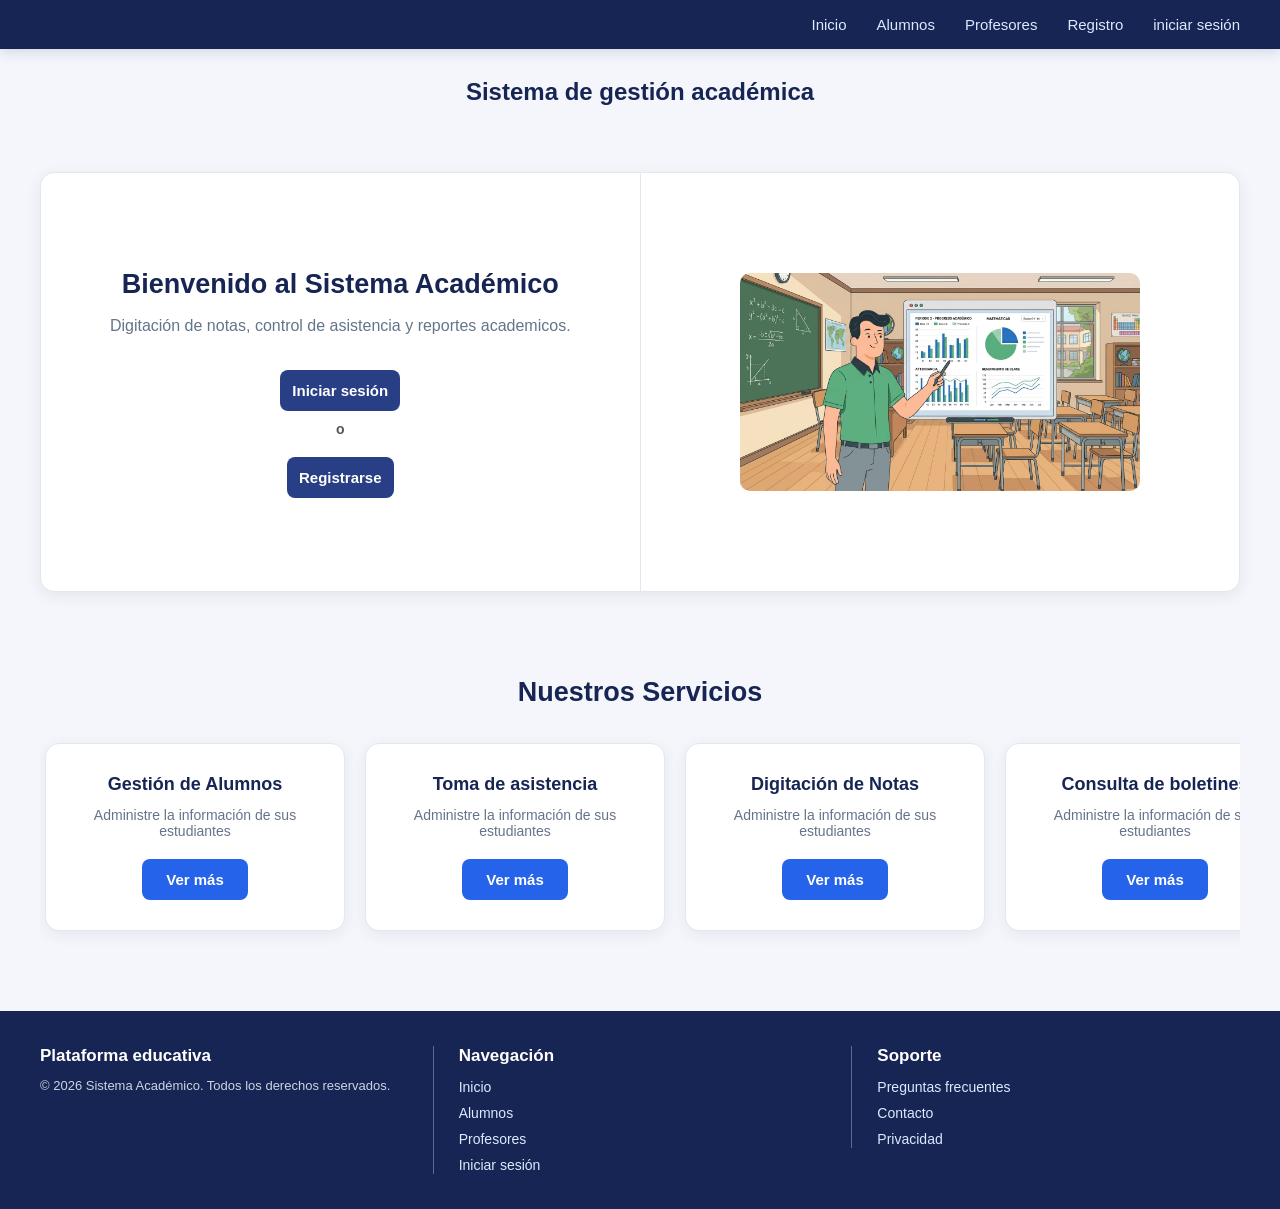
<file: index.html>
<!DOCTYPE html>
<html lang="es">

<head>
    <meta charset="UTF-8">
    <meta name="viewport" content="width=device-width, initial-scale=1.0">
    <title>Sistema Academico</title>
    <link rel="stylesheet" href="CSS/styles.css">
   <script src="script.js" defer></script>

</head>

<body>
    <header class="header-arriba">
        <nav class="nav-menu">
            <ul class="lista-menu">
                <li><a href="index.html">Inicio</a></li>
                <li><a href="#">Alumnos</a></li>
                <li><a href="#">Profesores</a></li>
                <li><a href="registro.html">Registro</a></li>
                <li><a href="login.html">iniciar sesión</a></li>
            </ul>
        </nav>
    </header>
    
    <section class="titulo-principal">
        <h1>Sistema de gestión académica</h1>
    </section>
    <section class="contenido-principal">
        <div class="columna">
            <h2>Bienvenido al Sistema Académico</h2>
            <p>Digitación de notas, control de asistencia y reportes academicos.</p>
            <a href="login.html" class="boton-iniciar">Iniciar sesión</a>
            <p id="option"> o </p>
            <a href="registro.html" class="boton-iniciar">Registrarse </a>
        </div>
        <div class="columna">
            <img src="img/imagen1.jpg" alt="Imagen Principal" class="imagen-principal">
        </div>
    </section>

    <section class="servicios">
        <h2>Nuestros Servicios</h2>
        <div class="contenedor-carrusel">
            <div class="servicios-card">
                <h3>Gestión de Alumnos</h3>
                <p>Administre la información de sus estudiantes</p>
                <a href="#" class="boton-iniciar">Ver más</a>
            </div>
            <div class="servicios-card">
                <h3>Toma de asistencia</h3>
                <p>Administre la información de sus estudiantes</p>
                <a href="#" class="boton-iniciar">Ver más</a>
            </div>
            <div class="servicios-card">
                <h3>Digitación de Notas</h3>
                <p>Administre la información de sus estudiantes</p>
                <a href="#" class="boton-iniciar">Ver más</a>
            </div>
            <div class="servicios-card">
                <h3>Consulta de boletines</h3>
                <p>Administre la información de sus estudiantes</p>
                <a href="#" class="boton-iniciar">Ver más</a>
            </div>
        </div>
    </section>

    <footer class="footer">
        <div class="contenedor-footer">
            <div class="columna-footer">
                <h3>Plataforma educativa</h3>
                <p>© 2026 Sistema Académico. Todos los derechos reservados.</p>
            </div>
            <div class="columna-footer">
                <h4>Navegación</h4>
                <ul>
                    <li><a href="index.html">Inicio</a></li>
                    <li><a href="#">Alumnos</a></li>
                    <li><a href="#">Profesores</a></li>
                    <li><a href="login.html">Iniciar sesión</a></li>
                </ul>
            </div>
            <div class="columna-footer">
                <h3>Soporte</h3>
                <ul>
                    <li><a href="#">Preguntas frecuentes</a></li>
                    <li><a href="#">Contacto</a></li>
                    <li><a href="#">Privacidad</a></li>
                </ul>
            </div>
        </div>
    </footer>
</body>

</html>
</file>
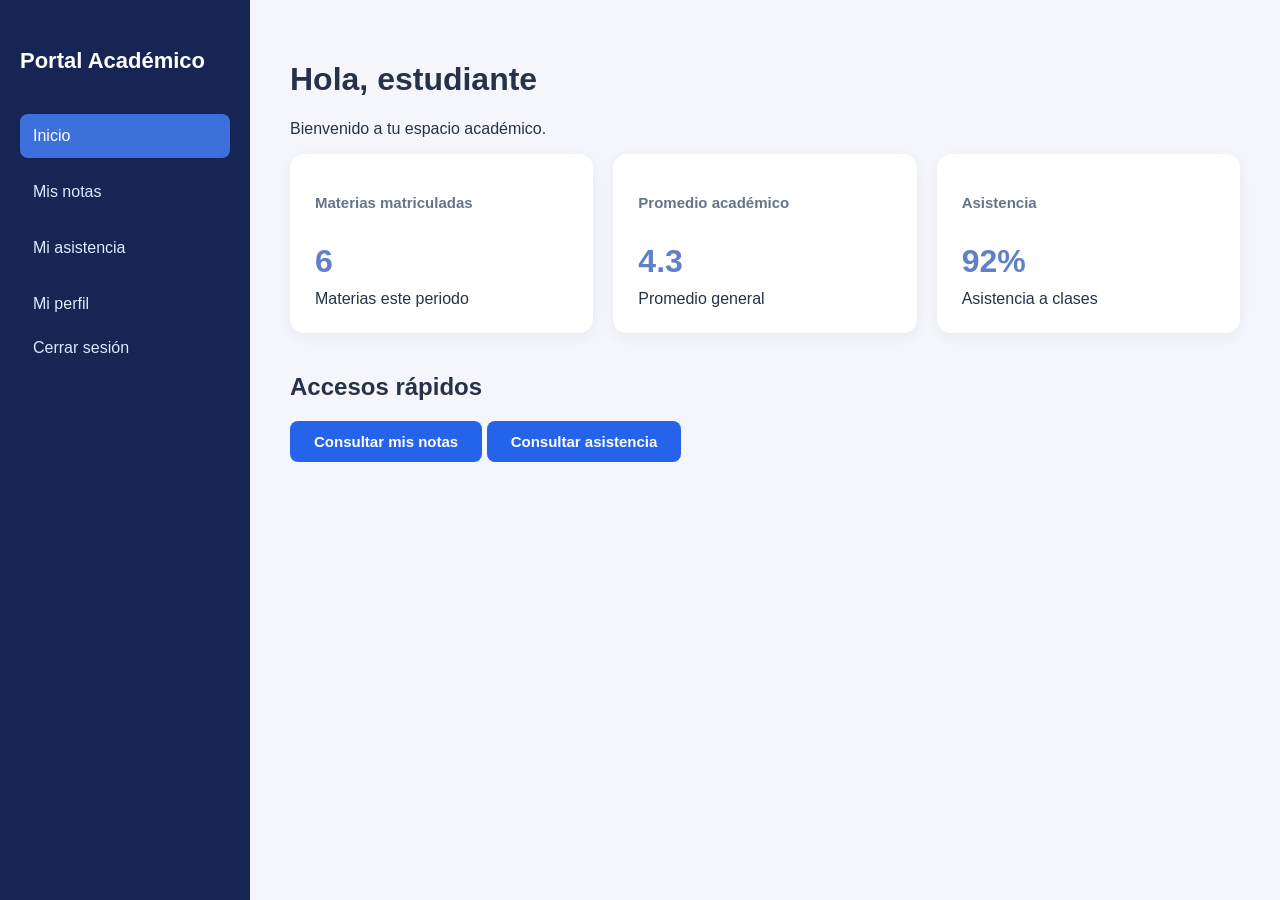
<file: Bienvenido.html>
<!doctype html>
<html lang="es">
  <head>
    <meta charset="UTF-8" />
    <meta name="viewport" content="width=device-width, initial-scale=1.0" />
    <title>Portal Académico</title>
    <link rel="stylesheet" href="CSS/styles.css" />
    <script src="JS/Bienvenido.js" defer></script>
  </head>

  <body>
    <aside class="Lateral">
      <h2 class="logo">Portal Académico</h2>

      <nav>
        <a class="active">Inicio</a>
        <a href="">Mis notas</a>
        <a href="">Mi asistencia</a>
        <a href="">Mi perfil</a>
      </nav>

      <a class="CerrarSe">Cerrar sesión</a>
    </aside>

    <main class="main-content">
      <header class="Bienvenido">
        <h1>Hola, estudiante</h1>
        <p>Bienvenido a tu espacio académico.</p>
      </header>

      <section class="cards">
        <article class="card">
          <h3>Materias matriculadas</h3>
          <p class="number">..</p>
          <span>Materias este periodo</span>
        </article>

        <article class="card">
          <h3>Promedio académico</h3>
          <p class="number">..</p>
          <span>Promedio general</span>
        </article>

        <article class="card">
          <h3>Asistencia</h3>
          <p class="number">..</p>
          <span>Asistencia a clases</span>
        </article>
      </section>

      <section class="Accesos-Rapido">
        <h2>Accesos rápidos</h2>

        <div class="Accesos-button">
          <a href="" class="button">Consultar mis notas</a>
          <a href="" class="button">Consultar asistencia</a>
        </div>
      </section>
    </main>
  </body>
</html>
</file>
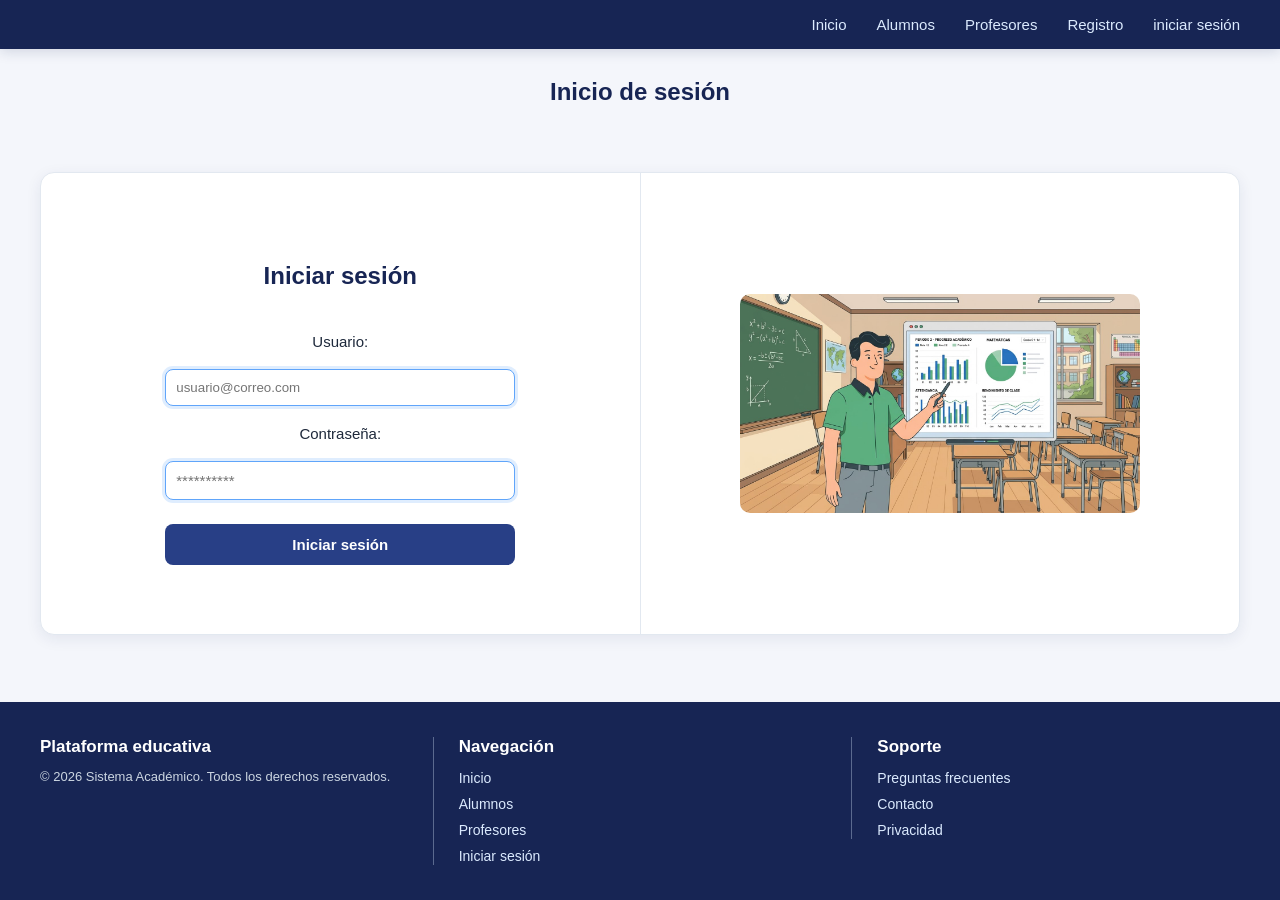
<file: login.html>
<!doctype html>
<html lang="es">

<head>
    <meta charset="UTF-8" />
    <meta name="viewport" content="width=device-width, initial-scale=1.0" />

    <title>Iniciar sesión</title>

    <link rel="stylesheet" href="CSS/styles.css" />
    <link rel="shortcut icon" href="favicon/imgfavicon.jfif" />
    <script src="JS/login.js" defer> </script>
</head>

<body>
    <header class="header-arriba">
        <nav class="nav-menu">
            <ul class="lista-menu">
                <li><a href="index.html">Inicio</a></li>
                <li><a href="#">Alumnos</a></li>
                <li><a href="#">Profesores</a></li>
                <li><a href="registro.html">Registro</a></li>
                <li><a href="login.html">iniciar sesión</a></li>
            </ul>
        </nav>
    </header>

    <section class="titulo-principal">
        <h1>Inicio de sesión</h1>
    </section>

        <main class="contenido-principal">
        <div class="columna">



            <form class="formulario-login" id="formulario">

                <section class="titulo-principal">
                    <h1>Iniciar sesión</h1>
                </section>

                <label for="userName">Usuario:</label>
                <input type="email" id="userName" name="usuario" placeholder="usuario@correo.com" required>

                <label for="userPassword">Contraseña:</label>
                <input type="password" id="userPassword" name="contraseña" placeholder="**********" required>

                <input type="submit" value="Iniciar sesión" id="btnAcceso">

                <p id="mensajeAlerta" class="mensaje-alerta"></p>

            </form>
        </div>
        <div class="columna">
            <img src="img/imagen1.jpg" class="imagen-principal" alt="Imagen de bienvenida">
        </div>

    </main>

    <footer class="footer">
        <div class="contenedor-footer">
            <div class="columna-footer">
                <h3>Plataforma educativa</h3>
                <p>© 2026 Sistema Académico. Todos los derechos reservados.</p>
            </div>
            <div class="columna-footer">
                <h4>Navegación</h4>
                <ul>
                    <li><a href="index.html">Inicio</a></li>
                    <li><a href="#">Alumnos</a></li>
                    <li><a href="#">Profesores</a></li>
                    <li><a href="login.html">Iniciar sesión</a></li>
                </ul>
            </div>
            <div class="columna-footer">
                <h3>Soporte</h3>
                <ul>
                    <li><a href="#">Preguntas frecuentes</a></li>
                    <li><a href="#">Contacto</a></li>
                    <li><a href="#">Privacidad</a></li>
                </ul>
            </div>
        </div>
    </footer>

</body>

</html>
</file>
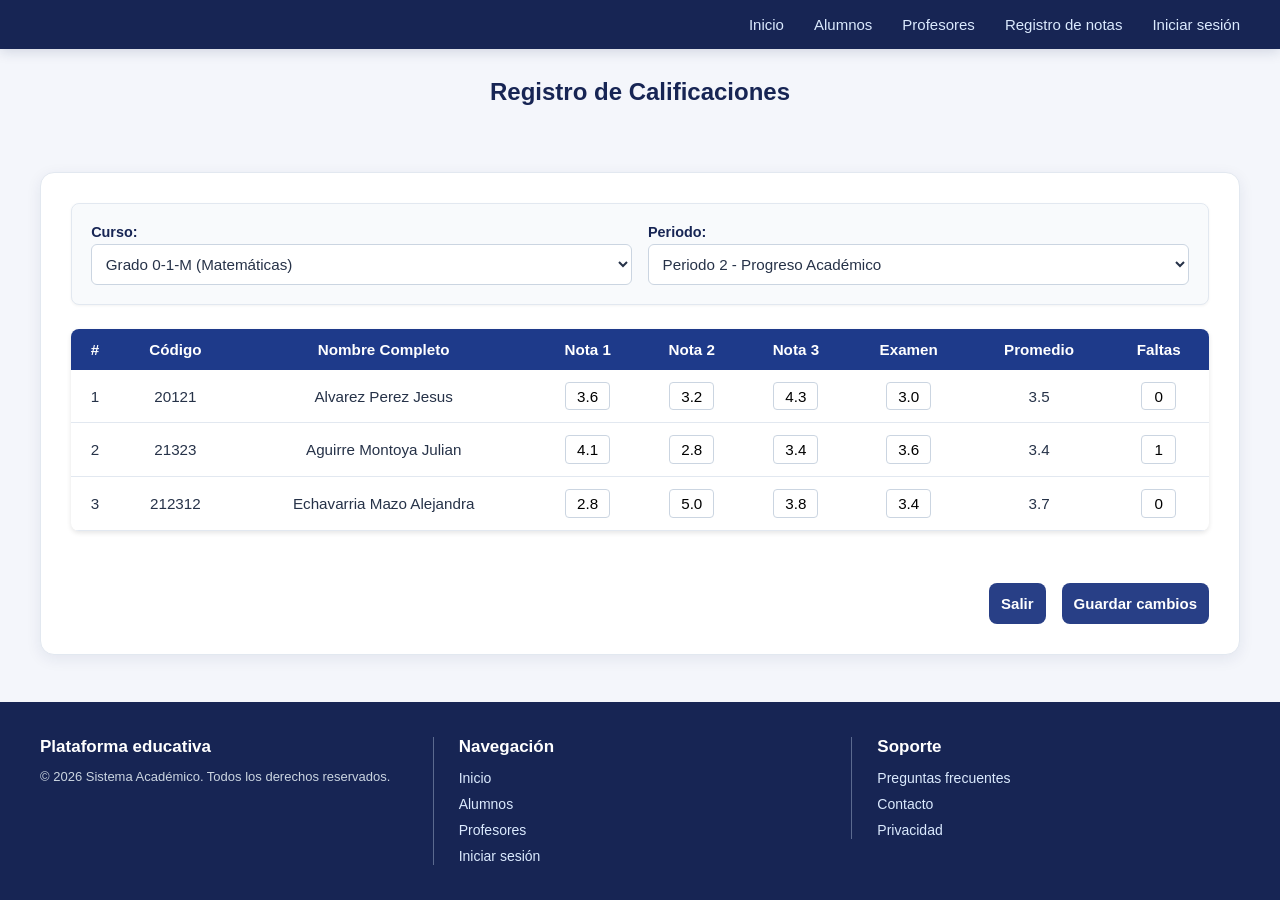
<file: notas.html>
<!DOCTYPE html>
<html lang="es">

<head>
    <meta charset="UTF-8">
    <meta name="viewport" content="width=device-width, initial-scale=1.0">
    <title>Registro de Notas - Sistema Académico</title>
    <link rel="stylesheet" href="CSS/styles.css">
    <script src="JS/notas.js" defer></script>

</head>

<body>
    <header class="header-arriba">
        <nav class="nav-menu">
            <ul class="lista-menu">
                <li><a href="index.html">Inicio</a></li>
                <li><a href="alumnos.html">Alumnos</a></li>
                <li><a href="profesores.html">Profesores</a></li>
                <li><a href="registro.html" class="activo">Registro de notas</a></li>
                <li><a href="iniciar-sesion.html">Iniciar sesión</a></li>
            </ul>
        </nav>
    </header>
    
    <section class="titulo-principal">
        <h1>Registro de Calificaciones</h1>
    </section>

    <section class="contenido-principal seccion-registro">
        
        <div class="filters-card">
            <div class="filter-group">
                <label class="filter-label">Curso:</label>
                <select class="filter-select">
                    <option>Grado 0-1-M (Matemáticas)</option>
                </select>
            </div>
            <div class="filter-group">
                <label class="filter-label">Periodo:</label>
                <select class="filter-select">
                    <option>Periodo 2 - Progreso Académico</option>
                </select>
            </div>
        </div>

        <div class="table-container">
            <table class="grades-table">
                <thead>
                    <tr>
                        <th>#</th>
                        <th>Código</th>
                        <th class="text-left">Nombre Completo</th>
                        <th>Nota 1</th>
                        <th>Nota 2</th>
                        <th>Nota 3</th>
                        <th>Examen</th>
                        <th>Promedio</th>
                        <th>Faltas</th>
                    </tr>
                </thead>
                <tbody>
                    <tr>
                        <td>1</td>
                        <td>20121</td>
                        <td class="text-left">Alvarez Perez Jesus</td>
                        <td><input type="text" value="3.6" class="grade-input"></td>
                        <td><input type="text" value="3.2" class="grade-input"></td>
                        <td><input type="text" value="4.3" class="grade-input"></td>
                        <td><input type="text" value="3.0" class="grade-input"></td>
                        <td class="average-cell">3.5</td>
                        <td><input type="text" value="0" class="faltas-input"></td>
                    </tr>
                    <tr>
                        <td>2</td>
                        <td>21323</td>
                        <td class="text-left">Aguirre Montoya Julian</td>
                        <td><input type="text" value="4.1" class="grade-input"></td>
                        <td><input type="text" value="2.8" class="grade-input"></td>
                        <td><input type="text" value="3.4" class="grade-input"></td>
                        <td><input type="text" value="3.6" class="grade-input"></td>
                        <td class="average-cell">3.4</td>
                        <td><input type="text" value="1" class="faltas-input"></td>
                    </tr>
                    <tr>
                        <td>3</td>
                        <td>212312</td>
                        <td class="text-left">Echavarria Mazo Alejandra</td>
                        <td><input type="text" value="2.8" class="grade-input"></td>
                        <td><input type="text" value="5.0" class="grade-input"></td>
                        <td><input type="text" value="3.8" class="grade-input"></td>
                        <td><input type="text" value="3.4" class="grade-input"></td>
                        <td class="average-cell">3.7</td>
                        <td><input type="text" value="0" class="faltas-input"></td>
                    </tr>
                </tbody>
            </table>
        </div>

        <div class="acciones-inferiores">
            <a href="Bienvenido.html" class="boton-iniciar btn-salir">Salir</a>
            <a href="#" class="boton-iniciar" id="btnGuardar">Guardar cambios</a>
        </div>
    </section>

    <footer class="footer">
        <div class="contenedor-footer">
            <div class="columna-footer">
                <h3>Plataforma educativa</h3>
                <p>© 2026 Sistema Académico. Todos los derechos reservados.</p>
            </div>
            <div class="columna-footer">
                <h4>Navegación</h4>
                <ul>
                    <li><a href="index.html">Inicio</a></li>
                    <li><a href="alumnos.html">Alumnos</a></li>
                    <li><a href="profesores.html">Profesores</a></li>
                    <li><a href="iniciar-sesion.html">Iniciar sesión</a></li>
                </ul>
            </div>
            <div class="columna-footer">
                <h3>Soporte</h3>
                <ul>
                    <li><a href="#">Preguntas frecuentes</a></li>
                    <li><a href="#">Contacto</a></li>
                    <li><a href="#">Privacidad</a></li>
                </ul>
            </div>
        </div>
    </footer>

</body>

</html>
</file>
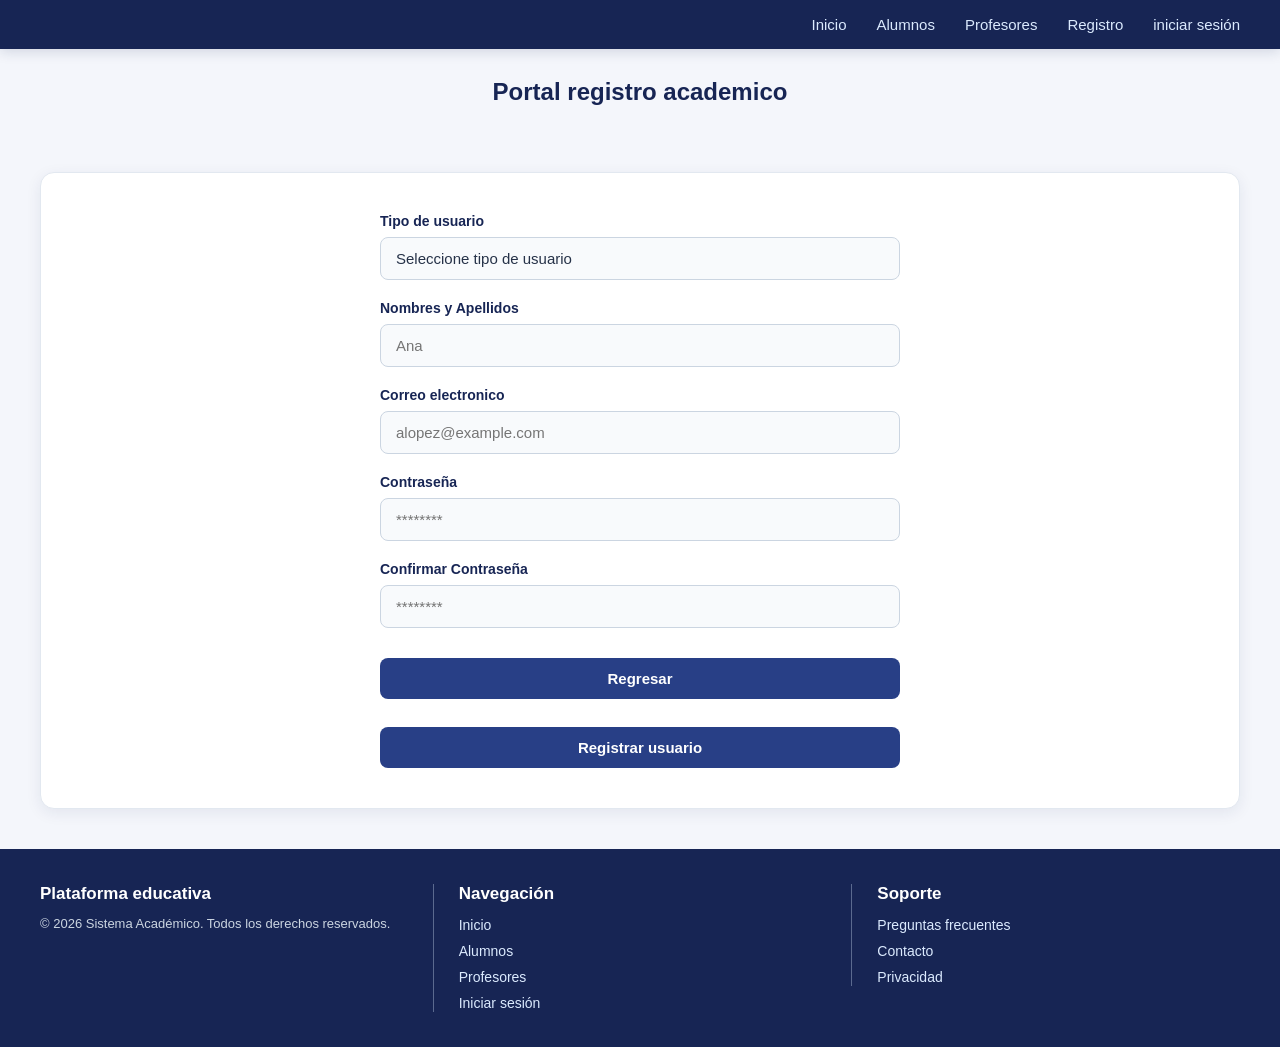
<file: registro.html>
<!doctype html>
<html lang="es">
  <head>
    <meta charset="UTF-8" />
    <meta name="viewport" content="width=device-width, initial-scale=1.0" />
    <title>Pre - Registro de estudiantes</title>
    <link rel="stylesheet" href="CSS/styles.css" />
    <script src="JS/registro.js" defer></script>
  </head>

  <body>
    <header class="header-arriba">
      <nav class="nav-menu">
        <ul class="lista-menu">
          <li><a href="index.html">Inicio</a></li>
          <li><a href="alumnos.html">Alumnos</a></li>
          <li><a href="profesores.html">Profesores</a></li>
          <li><a href="registro.html">Registro</a></li>
          <li><a href="login.html">iniciar sesión</a></li>
        </ul>
      </nav>
    </header>

    <section class="titulo-principal">
      <h1>Portal registro academico</h1>
    </section>

    <form  class="contenido-principal" id="formulario-registro">
      <div class="formulario-registro">
        <div class="grupo-formulario">
          <label for="nombre">Tipo de usuario</label>
          <select id="tipo-usuario" required>
            <option value="" disabled selected>Seleccione tipo de usuario</option>
            <option value="estudiante">Estudiante</option>
            <option value="docente">Docente</option>
            <option value="administrador">Administrador</option>
          </select>
        </div>
        <div class="grupo-formulario">
          <label for="nombre">Nombres y Apellidos</label>
          <input type="text" id="nombre" placeholder="Ana" required/>
        </div>
      
        <div class="grupo-formulario">
          <label for="email">Correo electronico</label>
          <input type="email" id="email" placeholder="alopez@example.com" required />
        </div>
        <div class="grupo-formulario">
          <label for="password">Contraseña</label>
          <input type="password" id="password" placeholder="********" required />
        </div>
        <div class="grupo-formulario">
          <label for="confirm-password">Confirmar Contraseña</label>
          <input type="password" id="confirm-password" placeholder="********" required />
        </div>
        <a href="Bienvenido.html" class="boton-iniciar">Regresar</a>
        <br>
        <button type="submit" class="boton-iniciar">Registrar usuario</button>
      </div>
    </form>

    <footer class="footer">
      <div class="contenedor-footer">
        <div class="columna-footer">
          <h3>Plataforma educativa</h3>
          <p>© 2026 Sistema Académico. Todos los derechos reservados.</p>
        </div>
        <div class="columna-footer">
          <h4>Navegación</h4>
          <ul>
            <li><a href="index.html">Inicio</a></li>
            <li><a href="alumnos.html">Alumnos</a></li>
            <li><a href="profesores.html">Profesores</a></li>
            <li><a href="login.html">Iniciar sesión</a></li>
          </ul>
        </div>
        <div class="columna-footer">
          <h3>Soporte</h3>
          <ul>
            <li><a href="#">Preguntas frecuentes</a></li>
            <li><a href="#">Contacto</a></li>
            <li><a href="#">Privacidad</a></li>
          </ul>
        </div>
      </div>
    </footer>
  </body>
</html>
</file>
<file: CSS/styles.css>
/*1. CONFIGURACIÓN GLOBAL Y RESET*/

body {
  margin: 0;
  padding: 0;
  box-sizing: border-box;
  font-family: Arial, sans-serif;
  background-color: #f4f6fb;
  color: #263248;
  display: flex;
  flex-direction: column;
  min-height: 100vh;
}

body *,
body *::before,
body *::after {
  box-sizing: border-box;
}

/*2. HEADER Y NAVEGACIÓN*/
.header-arriba {
  position: fixed;
  top: 0;
  left: 0;
  width: 100%;
  background-color: #172554;
  z-index: 1000;
  box-shadow: 0 3px 12px rgba(23, 37, 84, 0.15);
}

.nav-menu {
  width: 100%;
}

.lista-menu {
  list-style: none;
  margin: 0;
  padding: 0 25px;
  display: flex;
  justify-content: flex-end;
  align-items: center;
  flex-wrap: wrap;
}

.lista-menu li {
  display: block;
  margin: 0;
  padding: 0;
}

.lista-menu li a {
  display: block;
  color: #dbeafe;
  padding: 16px 15px;
  text-decoration: none;
  font-family: Arial, sans-serif;
  font-size: 15px;
  border-radius: 8px;
  transition:
    background-color 0.3s ease,
    color 0.3s ease;
}

.lista-menu li a:hover,
.lista-menu li a:focus-visible {
  background-color: #3e70db;
  color: #ffffff;
}

/* =====================================================
   3. TÍTULOS Y CONTENIDO PRINCIPAL (GENERAL)
   ===================================================== */
.titulo-principal {
  font-size: 24px;
  font-weight: bold;
  color: #172554;
  margin: 2%;
  padding: 50px 15px 15px;
  text-align: center;
}

.titulo-principal h1 {
  margin: 0;
  font-size: inherit;
  line-height: 1.3;
}

.contenido-principal {
  display: flex;
  width: calc(100% - 40px);
  max-width: 1200px;
  min-height: 420px;
  margin: 25px auto 40px;
  background-color: #ffffff;
  border: 1px solid #e2e8f0;
  border-radius: 14px;
  overflow: hidden;
  box-shadow: 0 4px 15px rgba(23, 37, 84, 0.08);
}

.columna {
  flex: 1;
  min-width: 0;
  display: flex;
  flex-direction: column;
  justify-content: center;
  align-items: center;
  text-align: center;
  padding: 30px;
}

.columna + .columna {
  border-left: 1px solid #e2e8f0;
}

.contenido-principal h2 {
  color: #172554;
  font-size: 27px;
  margin: 0 0 15px;
  line-height: 1.3;
}

.contenido-principal p {
  color: #64748b;
  font-size: 16px;
  margin: 0 0 25px;
}

.imagen-principal,
.img-teacher {
  width: 100%;
  max-width: 400px;
  height: auto;
  object-fit: contain;
  display: block;
  margin: 0 auto;
  border-radius: 10px;
}

/* 4. BOTONES Y COMPONENTES COMUNES*/
.boton-iniciar,
.button {
  background-color: #2563eb;
  color: #ffffff;
  font-size: 15px;
  font-weight: bold;
  text-align: center;
  text-decoration: none;
  padding: 12px 24px;
  display: inline-block;
  border: none;
  border-radius: 8px;
  cursor: pointer;
  transition:
    background-color 0.3s ease,
    box-shadow 0.3s ease,
    transform 0.3s ease;
}

.boton-iniciar:hover,
.button:hover {
  background-color: #1d4ed8;
  color: #ffffff;
  box-shadow: 0 4px 10px rgba(37, 99, 235, 0.22);
  transform: translateY(-2px);
}

.boton-iniciar:focus-visible,
.button:focus-visible {
  outline: 3px solid #93c5fd;
  outline-offset: 3px;
}

/*5. SECCIÓN INICIO DE SESIÓN (LOGIN)*/
.contener {
  display: flex;
  justify-content: center;
  align-items: center;
  gap: 40px;
  width: calc(100% - 120px);
  max-width: 1200px;
  min-height: 450px;
  margin: 50px auto;
  padding: 40px;
  background-color: #172554;
  border-radius: 14px;
  box-shadow: 0 4px 15px rgba(23, 37, 84, 0.12);
}

.formulario-login {
  display: flex;
  flex-direction: column;
  width: 100%;
  max-width: 350px;
  gap: 14px;
}

.formulario-login label {
  font-size: 15px;
  font-weight: bold;
  color: #ffffff;
  margin-top: 5px;
}

.formulario-login input[type="text"],
.formulario-login input[type="password"] {
  width: 100%;
  padding: 12px;
  font-size: 15px;
  color: #263248;
  background-color: #ffffff;
  border: 1px solid #cbd5e1;
  border-radius: 8px;
  outline: none;
  transition: border-color 0.3s ease;
}
.formulario-login input[type="text"],
.formulario-login input[type="email"],
.formulario-login input[type="password"] {
    width: 100%;
    padding: 10px;
    border: 1px solid #cbd5e1;
    border-radius: 8px;
    border-color: #60a5fa;
    box-shadow: 0 0 0 3px rgba(96, 165, 250, 0.2);
}



.contenido-principal .boton-iniciar,
.formulario-login button,
.formulario-login input[type="submit"] {
  display: inline-block;
  text-align: center;
  margin-top: 10px;
  padding: 12px;
  background-color: #283f86;
  color: #ffffff;
  font-size: 15px;
  font-weight: bold;
  border: none;
  border-radius: 8px;
  cursor: pointer;
  text-decoration: none;
  transition: background-color 0.3s ease;
}

.contenido-principal .boton-iniciar:hover,
.formulario-login button:hover,
.formulario-login input[type="submit"]:hover {
  background-color: #1d2f63;
}

#option {
  text-align: center;
  margin: 10px 0;
  font-size: 14px;
  font-weight: bold;
  color: #555555;
}

.formulario-login button:hover {
  background-color: #292a6e;
}
.formulario-login label {
    display: block;        /* Hace que ocupe su propia línea */
    margin-bottom: 5px;    /* Espacio entre la etiqueta y el input */
    color: #1e293b;        /* Asegúrate de que sea un color oscuro visible */
    font-weight: 500;      /* Opcional: para que resalte un poco */
}

/* 6. SECCIÓN DE REGISTRO*/
.formulario-registro {
  display: flex;
  flex-direction: column;
  width: 100%;
  max-width: 600px;
  margin: 0 auto;
  padding: 40px;
  background-color: #ffffff;
}

.grupo-formulario {
  display: flex;
  flex-direction: column;
  margin-bottom: 20px;
}

.grupo-formulario label {
  font-size: 14px;
  font-weight: bold;
  color: #172554;
  margin-bottom: 8px;
}

.grupo-formulario input,
.grupo-formulario select {
  width: 100%;
  padding: 12px 15px;
  font-size: 15px;
  font-family: Arial, sans-serif;
  color: #263248;
  background-color: #f8fafc;
  border: 1px solid #cbd5e1;
  border-radius: 8px;
  outline: none;
  transition:
    border-color 0.3s ease,
    box-shadow 0.3s ease,
    background-color 0.3s ease;
  appearance: none;
}

.grupo-formulario input:focus,
.grupo-formulario select:focus {
  outline: none;
  border-color: #2563eb;
  background-color: #ffffff;
  box-shadow: 0 0 0 3px rgba(37, 99, 235, 0.15);
}

/* 7. BARRA LATERAL Y PANEL (WELCOME / DASHBOARD)*/
.Lateral {
  width: 250px;
  height: 100vh;
  background-color: #172554;
  color: white;
  position: fixed;
  top: 0;
  left: 0;
  padding: 30px 20px;
  display: flex;
  flex-direction: column;
}

.logo {
  font-size: 22px;
  margin-bottom: 40px;
}

.Lateral nav {
  display: flex;
  flex-direction: column;
  gap: 12px;
}

.Lateral a {
  text-decoration: none;
  color: #dbeafe;
  padding: 13px;
  border-radius: 8px;
  transition: 0.3s;
}

.Lateral a:hover,
.Lateral a.active {
  background-color: #3e70db;
  color: white;
}

.main-content {
  margin-left: 250px;
  padding: 40px;
}

.cards {
  display: grid;
  grid-template-columns: repeat(3, minmax(0, 1fr));
  gap: 20px;
  margin-bottom: 40px;
}

.card {
  background-color: white;
  padding: 25px;
  border-radius: 14px;
  box-shadow: 0 4px 15px rgba(0, 0, 0, 0.05);
}

.card h3 {
  font-size: 15px;
  color: #64748b;
  margin-bottom: 20px;
}

.number {
  font-size: 32px;
  font-weight: bold;
  color: #6081c8;
  margin-bottom: 10px;
}

/* 8. TABLAS Y FILTROS (NOTAS / CALIFICACIONES)*/
.filters-card {
  background-color: #ffffff;
  padding: 1.2rem;
  border-radius: 8px;
  box-shadow: 0 1px 3px rgba(0, 0, 0, 0.05);
  margin-bottom: 1.5rem;
  display: flex;
  gap: 1rem;
  flex-wrap: wrap;
}

.table-container {
  overflow-x: auto;
  background: #fff;
  border-radius: 8px;
  box-shadow: 0 2px 5px rgba(0, 0, 0, 0.1);
  margin-bottom: 2rem;
}

.grades-table {
  width: 100%;
  border-collapse: collapse;
  text-align: center;
  font-size: 0.95rem;
}

.grades-table thead tr {
  background-color: #1e3a8a;
  color: white;
}

.grades-table th,
.grades-table td {
  padding: 0.75rem;
}

.grades-table td {
  border-bottom: 1px solid #e2e8f0;
}

.grades-table tbody tr:hover {
  background-color: #f8fafc;
}

.grade-input,
.faltas-input {
  text-align: center;
  border: 1px solid #cbd5e1;
  border-radius: 4px;
  padding: 0.3rem;
  font-size: 0.95rem;
  outline: none;
}

.grade-input {
  width: 45px;
}
.faltas-input {
  width: 35px;
}

.grade-input:focus,
.faltas-input:focus {
  border-color: #1e3a8a;
}

/* Permite que el contenedor principal de notas apile los elementos verticalmente */
.contenido-principal.seccion-registro {
  display: flex;
  flex-direction: column;
  align-items: stretch;
  width: calc(100% - 40px);
  max-width: 1200px;
  margin: 25px auto 40px;
  padding: 30px;
  background-color: #ffffff;
  border: 1px solid #e2e8f0;
  border-radius: 14px;
  box-shadow: 0 4px 15px rgba(23, 37, 84, 0.08);
}

.filters-card {
  background-color: #f8fafc;
  padding: 1.2rem;
  border-radius: 8px;
  border: 1px solid #e2e8f0;
  margin-bottom: 1.5rem;
  display: flex;
  gap: 1rem;
  flex-wrap: wrap;
}

.filter-group {
  display: flex;
  flex-direction: column;
  flex: 1;
  min-width: 220px;
}

.filter-label {
  font-weight: bold;
  display: block;
  margin-bottom: 0.3rem;
  font-size: 0.9rem;
  color: #172554;
}

.filter-select {
  padding: 0.6rem;
  border-radius: 6px;
  border: 1px solid #cbd5e1;
  background-color: #fff;
  font-size: 0.95rem;
  color: #263248;
  outline: none;
  cursor: pointer;
}

.filter-select:focus {
  border-color: #2563eb;
  box-shadow: 0 0 0 3px rgba(37, 99, 235, 0.15);
}

/* Alineación de acciones inferiores (Botones Salir / Guardar) */
.acciones-inferiores {
  display: flex;
  justify-content: flex-end;
  gap: 1rem;
  margin-top: 10px;
}

.btn-salir {
  background-color: #64748b;
}

.btn-salir:hover {
  background-color: #475569;
  box-shadow: 0 4px 10px rgba(100, 116, 139, 0.22);
}

/* 9. FOOTER (PIE DE PÁGINA)*/
.footer {
  background-color: #172554;
  color: #dbeafe;
  padding: 35px 25px;
  font-family: Arial, sans-serif;
  margin-top: auto; /* Empuja el footer siempre hacia abajo */
}

.contenedor-footer {
  display: flex;
  flex-direction: row;
  justify-content: space-between;
  align-items: flex-start;
  gap: 30px;
  max-width: 1200px;
  margin: 0 auto;
}

.columna-footer {
  flex: 1;
  min-width: 0;
}

.columna-footer + .columna-footer {
  border-left: 1px solid rgba(219, 234, 254, 0.35);
  padding-left: 25px;
}

.columna-footer h3,
.columna-footer h4 {
  color: #ffffff;
  font-size: 17px;
  margin: 0 0 12px;
}

.columna-footer p {
  color: #cbd5e1;
  font-size: 13px;
  margin: 0;
}

.contenedor-footer ul {
  display: flex;
  flex-direction: column;
  gap: 8px;
  list-style: none;
  padding: 0;
  margin: 0;
}

.contenedor-footer a {
  color: #dbeafe;
  text-decoration: none;
  font-size: 14px;
  transition: color 0.3s ease;
}

.contenedor-footer a:hover {
  color: #ffffff;
  text-decoration: underline;
}

/*   10. MEDIA QUERIES (RESPONSIVIDAD)*/
@media (max-width: 900px) {
  .lista-menu {
    justify-content: center;
    padding: 0 10px;
  }
  .lista-menu li a {
    padding: 14px 10px;
    font-size: 14px;
  }
  .contener,
  .contenido-principal {
    width: calc(100% - 40px);
    gap: 25px;
    padding: 25px;
  }
  .Lateral {
    width: 200px;
  }
  .main-content {
    margin-left: 200px;
    padding: 25px;
  }
  .cards {
    grid-template-columns: 1fr;
  }
  .contenedor-footer {
    flex-wrap: wrap;
    gap: 25px;
  }
}

@media (max-width: 600px) {
  .lista-menu {
    justify-content: center;
    padding: 4px;
  }
  .lista-menu li a {
    padding: 10px 7px;
    font-size: 12px;
  }
  .contener,
  .contenido-principal {
    width: calc(100% - 24px);
    min-height: auto;
    flex-direction: column;
    margin: 20px auto 30px;
    padding: 25px 18px;
  }
  .columna + .columna {
    border-left: none;
    border-top: 1px solid #e2e8f0;
  }
  .Lateral {
    width: 100%;
    height: auto;
    position: relative;
  }
  .Lateral nav {
    flex-direction: row;
    flex-wrap: wrap;
  }
  .main-content {
    margin-left: 0;
    padding: 20px;
  }
  .contenedor-footer {
    flex-direction: column;
    gap: 25px;
  }
  .columna-footer + .columna-footer {
    border-left: none;
    border-top: 1px solid rgba(219, 234, 254, 0.35);
    padding: 20px 0 0;
  }
}

/* ESTILOS PARA EL CARRUSEL DE SERVICIOS*/
.servicios {
  padding: 45px 20px 60px;
  text-align: center;
  font-family: Arial, sans-serif;
}

.servicios > h2 {
  color: #172554;
  font-size: 27px;
  margin: 0 0 25px;
}

.contenedor-carrusel {
  display: flex;
  gap: 20px;
  overflow-x: auto;
  padding: 10px 5px 20px;
  scroll-snap-type: x mandatory;
  scroll-behavior: smooth;
  scrollbar-color: #93aee8 #e8edf7;
  scrollbar-width: thin;
  max-width: 1200px;
  margin: 0 auto;
}

.servicios-card {
  flex: 0 0 300px;
  background-color: #ffffff;
  border: 1px solid #e2e8f0;
  border-radius: 14px;
  padding: 30px 20px;
  scroll-snap-align: center;
  display: flex;
  flex-direction: column;
  align-items: center;
  box-shadow: 0 4px 15px rgba(23, 37, 84, 0.07);
  transition:
    transform 0.3s ease,
    box-shadow 0.3s ease,
    border-color 0.3s ease;
}

.servicios-card:hover {
  transform: translateY(-4px);
  border-color: #bfdbfe;
  box-shadow: 0 8px 22px rgba(23, 37, 84, 0.12);
}

.servicios-card h3 {
  color: #172554;
  font-size: 18px;
  margin: 0 0 12px;
}

.servicios-card p {
  color: #64748b;
  font-size: 14px;
  margin: 0 0 20px;
}
.mensaje-alerta {
  margin-top: 15px;
  font-size: 0.95rem;
  font-weight: bold;
  text-align: center;
}

input[type="submit"]:disabled {
  background-color: #cccccc;
  cursor: not-allowed;
  border-color: #999999;
}
</file>
